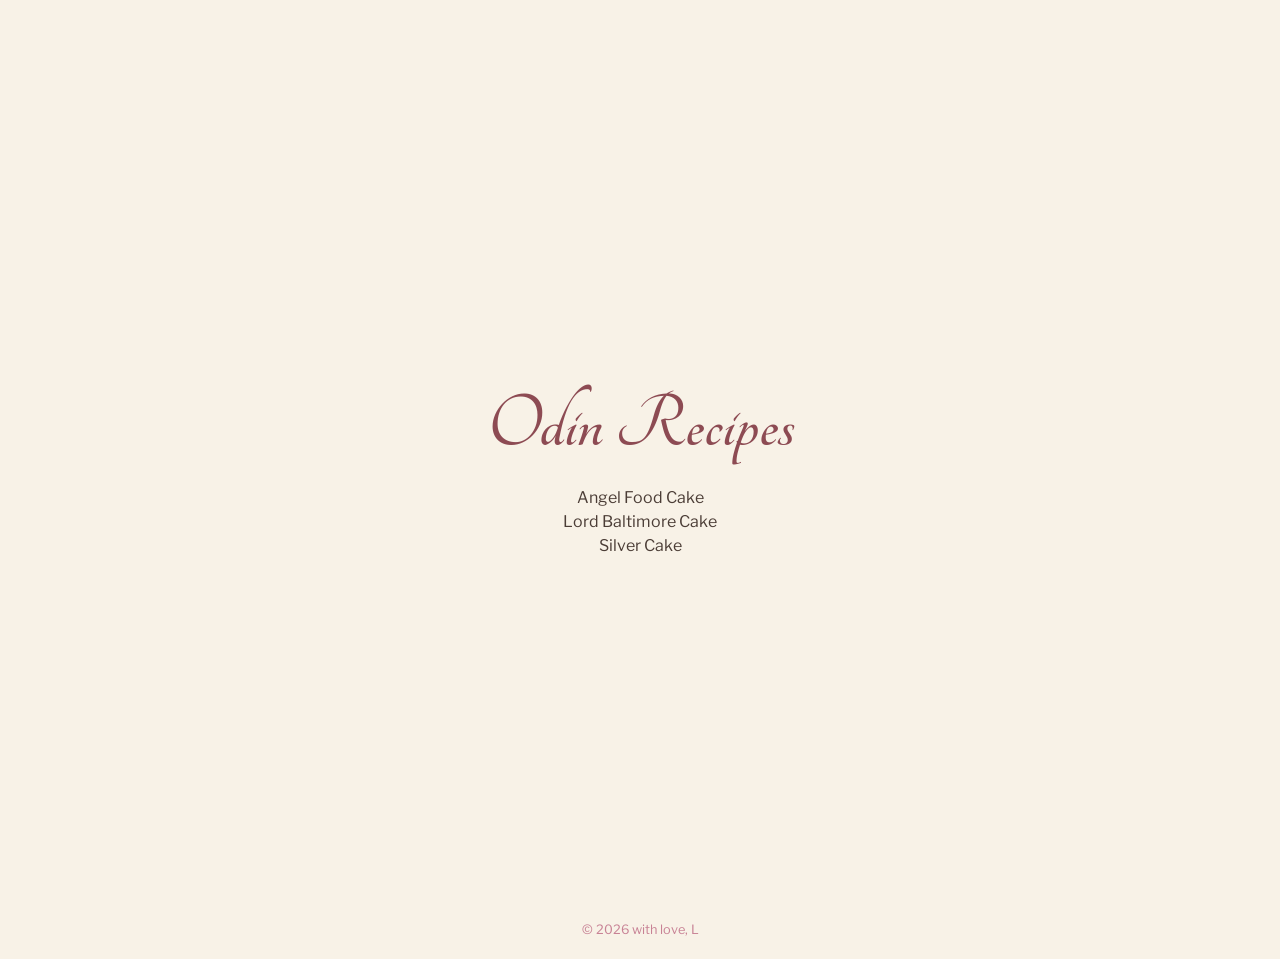
<file: index.html>
<!DOCTYPE html>
<html lang="en">
<head>
    <meta charset="UTF-8">
    <meta name="viewport" content="width=device-width, initial-scale=1.0">
    <title>Odin Recipes</title>
    <link rel="stylesheet" href="styles.css">
    <link rel="preconnect" href="https://fonts.googleapis.com">
    <link rel="preconnect" href="https://fonts.gstatic.com" crossorigin>
    <link href="https://fonts.googleapis.com/css2?family=Libre+Franklin:ital,wght@0,100..900;1,100..900&family=Tangerine:wght@400;700&display=swap" rel="stylesheet"></head>
<body>
    <main>
        <div class="container">
            <h1>Odin Recipes</h1>
            <div class="recipe-list">
                <ul>
                    <li><a href="recipes/angelfoodcake.html">Angel Food Cake</a></li>
                    <li><a href="recipes/lordbaltimorecake.html">Lord Baltimore Cake</a></li>
                    <li><a href="recipes/silvercake.html">Silver Cake</a></li>
                </ul>
            </div>
        </div>
    </main>
    <footer class="footer">
        © 2026 with love, L
    </footer>
</body>
</html>
</file>
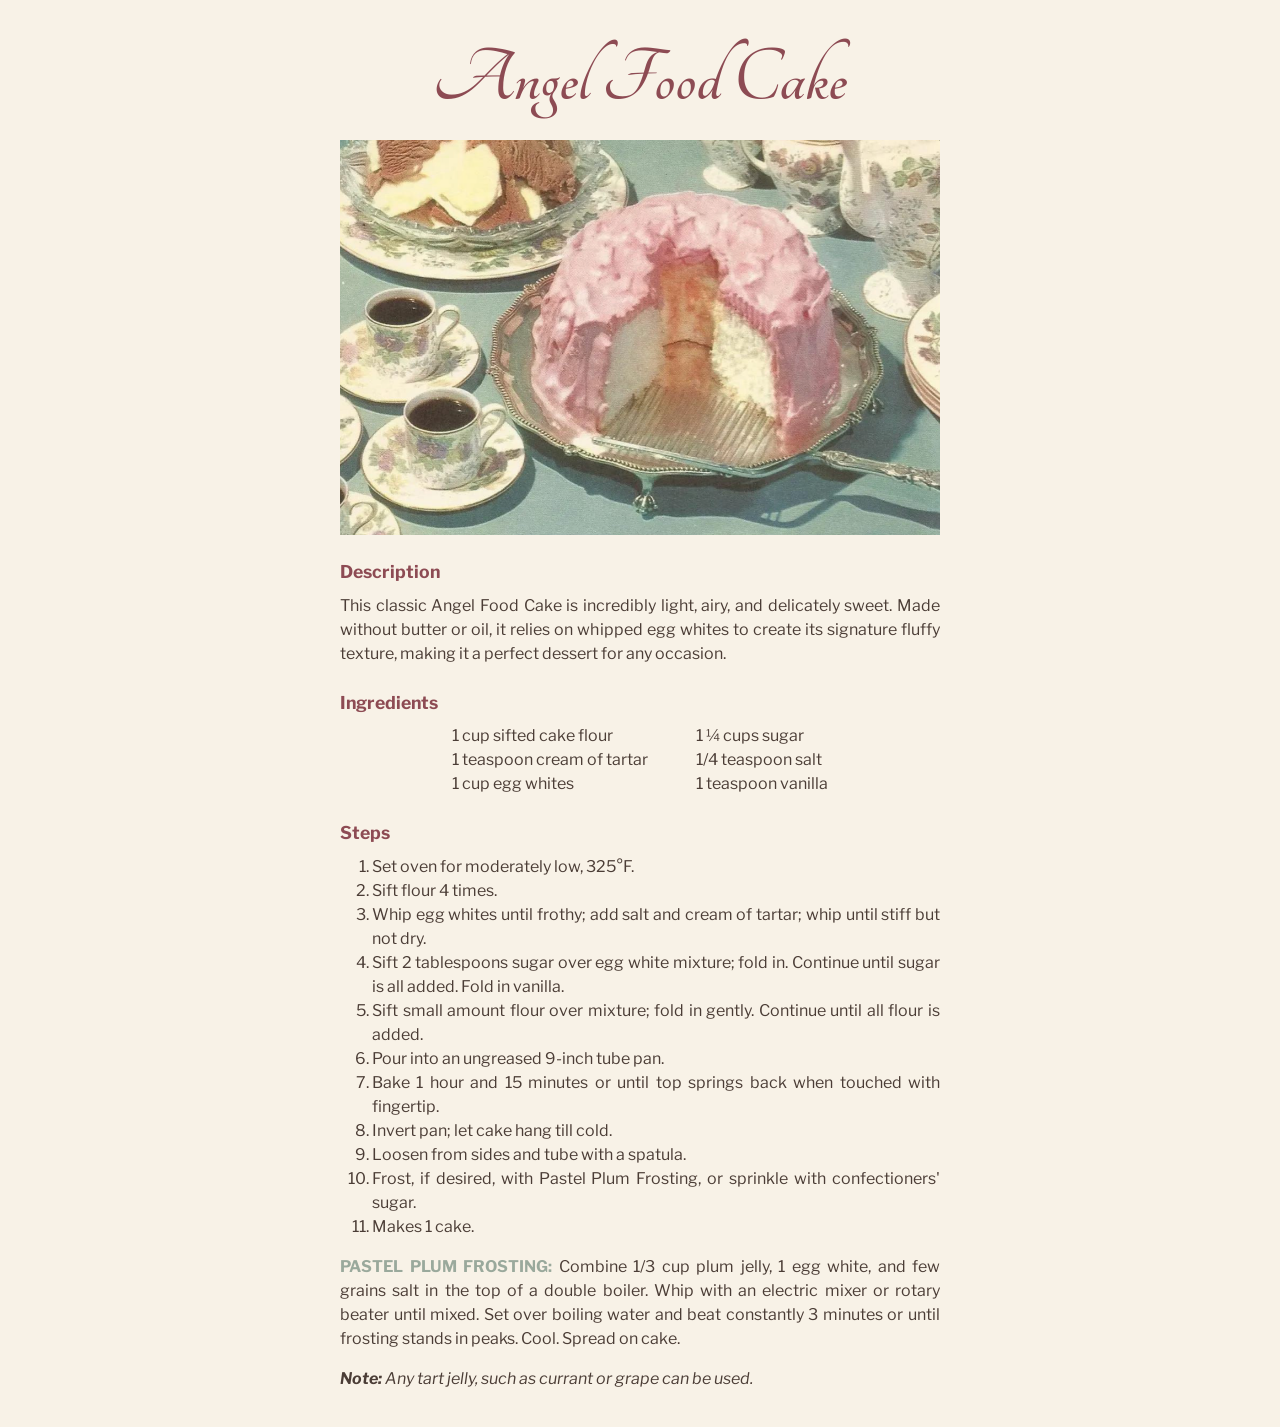
<file: recipes/angelfoodcake.html>
<!DOCTYPE html>
<html lang="en">
<head>
    <meta charset="UTF-8">
    <meta name="viewport" content="width=device-width, initial-scale=1.0">
    <title>Angel Food Cake Recipe</title>
    <link rel="stylesheet" href="../styles.css">
    <link rel="preconnect" href="https://fonts.googleapis.com">
    <link rel="preconnect" href="https://fonts.gstatic.com" crossorigin>
    <link href="https://fonts.googleapis.com/css2?family=Libre+Franklin:ital,wght@0,100..900;1,100..900&family=Tangerine:wght@400;700&display=swap" rel="stylesheet"></head>

</head>
<body>
    <main>
        <div class="container">
            <h1>Angel Food Cake</h1>
            <img src="../images/angelfoodcake.png" alt="Angel Food Cake" width="300">
            <h2>Description</h2>
            <p>This classic Angel Food Cake is incredibly light, airy, and delicately sweet. Made without butter or oil, it relies on whipped egg whites to create its signature fluffy texture, making it a perfect dessert for any occasion.</p>
            <h2>Ingredients</h2>
            <div class="ingredients">
                <ul>
                    <li>1 cup sifted cake flour</li>
                    <li>1 teaspoon cream of tartar</li>
                    <li>1 cup egg whites</li>
                </ul>
                <ul>
                    <li>1 ¼ cups sugar</li>
                    <li>1/4 teaspoon salt</li>
                    <li>1 teaspoon vanilla</li>
                </ul>
            </div>
            <h2>Steps</h2>
            <div class="steps">
                <ol>
                    <li>Set oven for moderately low, 325°F.</li>
                    <li>Sift flour 4 times.</li>
                    <li>Whip egg whites until frothy; add salt and cream of tartar; whip until stiff but not dry.</li>
                    <li>Sift 2 tablespoons sugar over egg white mixture; fold in. Continue until sugar is all added. Fold in vanilla.</li>
                    <li>Sift small amount flour over mixture; fold in gently. Continue until all flour is added.</li>
                    <li>Pour into an ungreased 9-inch tube pan.</li>
                    <li>Bake 1 hour and 15 minutes or until top springs back when touched with fingertip.</li>
                    <li>Invert pan; let cake hang till cold.</li>
                    <li>Loosen from sides and tube with a spatula.</li>
                    <li>Frost, if desired, with Pastel Plum Frosting, or sprinkle with confectioners' sugar.</li>
                    <li>Makes 1 cake.</li>
                </ol>                
                <p><span>PASTEL PLUM FROSTING:</span> Combine 1/3 cup plum jelly, 1 egg white, and few grains salt in the top of a double boiler. Whip with an electric mixer or rotary beater until mixed. Set over boiling water and beat constantly 3 minutes or until frosting stands in peaks. Cool. Spread on cake.</p>
                <p><i><b>Note:</b> Any tart jelly, such as currant or grape can be used.</i></p>
            </div>
        </div>
    </main>
</body>
</html>
</file>
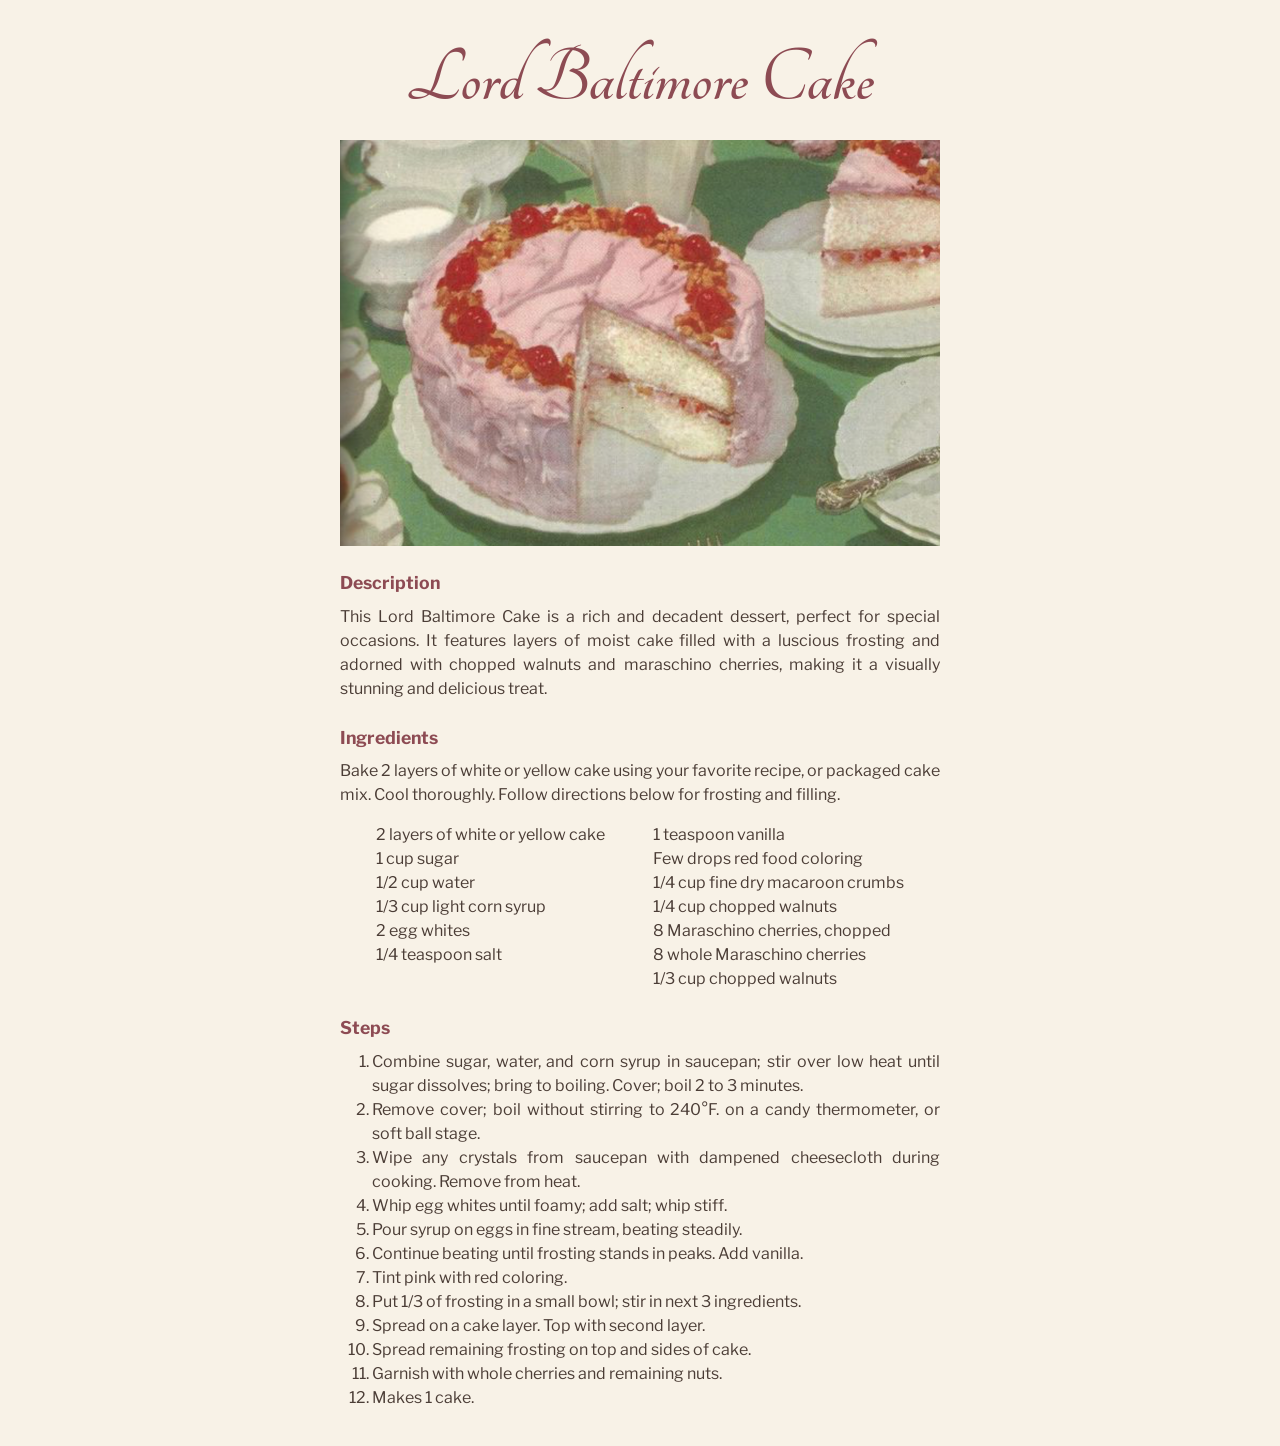
<file: recipes/lordbaltimorecake.html>
<!DOCTYPE html>
<html lang="en">
<head>
    <meta charset="UTF-8">
    <meta name="viewport" content="width=device-width, initial-scale=1.0">
    <title>Lord Baltimore Cake</title>
    <link rel="stylesheet" href="../styles.css">
    <link rel="preconnect" href="https://fonts.googleapis.com">
    <link rel="preconnect" href="https://fonts.gstatic.com" crossorigin>
    <link href="https://fonts.googleapis.com/css2?family=Libre+Franklin:ital,wght@0,100..900;1,100..900&family=Tangerine:wght@400;700&display=swap" rel="stylesheet"></head>
</head>
<body>
    <main>
        <div class="container">
            <h1>Lord Baltimore Cake</h1>
            <img src="../images/lordbaltimorecake.png" alt="Lord Baltimore Cake" width="300">
            <h2>Description</h2>
            <p>This Lord Baltimore Cake is a rich and decadent dessert, perfect for special occasions. It features layers of moist cake filled with a luscious frosting and adorned with chopped walnuts and maraschino cherries, making it a visually stunning and delicious treat.</p>
            <h2>Ingredients</h2>
            <p>Bake 2 layers of white or yellow cake using your favorite recipe, or packaged cake mix. Cool thoroughly. Follow directions below for frosting and filling.</p>
            <div class="ingredients">
                <ul>
                    <li>2 layers of white or yellow cake</li>
                    <li>1 cup sugar</li>
                    <li>1/2 cup water</li>
                    <li>1/3 cup light corn syrup</li>
                    <li>2 egg whites</li>
                    <li>1/4 teaspoon salt</li>
                </ul>
                <ul>
                    <li>1 teaspoon vanilla</li>
                    <li>Few drops red food coloring</li>        
                    <li>1/4 cup fine dry macaroon crumbs</li>
                    <li>1/4 cup chopped walnuts</li>
                    <li>8 Maraschino cherries, chopped</li>
                    <li>8 whole Maraschino cherries</li>
                    <li>1/3 cup chopped walnuts</li>
                </ul>
            </div>
            <h2>Steps</h2>
            <div class="steps">
                <ol>
                    <li>Combine sugar, water, and corn syrup in saucepan; stir over low heat until sugar dissolves; bring to boiling. Cover; boil 2 to 3 minutes.</li>
                    <li>Remove cover; boil without stirring to 240°F. on a candy thermometer, or soft ball stage.</li>
                    <li>Wipe any crystals from saucepan with dampened cheesecloth during cooking. Remove from heat.</li>
                    <li>Whip egg whites until foamy; add salt; whip stiff.</li>
                    <li>Pour syrup on eggs in fine stream, beating steadily.</li>
                    <li>Continue beating until frosting stands in peaks. Add vanilla.</li>
                    <li>Tint pink with red coloring.</li>
                    <li>Put 1/3 of frosting in a small bowl; stir in next 3 ingredients.</li>
                    <li>Spread on a cake layer. Top with second layer.</li>
                    <li>Spread remaining frosting on top and sides of cake.</li>
                    <li>Garnish with whole cherries and remaining nuts.</li>
                    <li>Makes 1 cake.</li>
                </ol>
            </div>
        </div>
    </main>
</body>
</html>
</file>
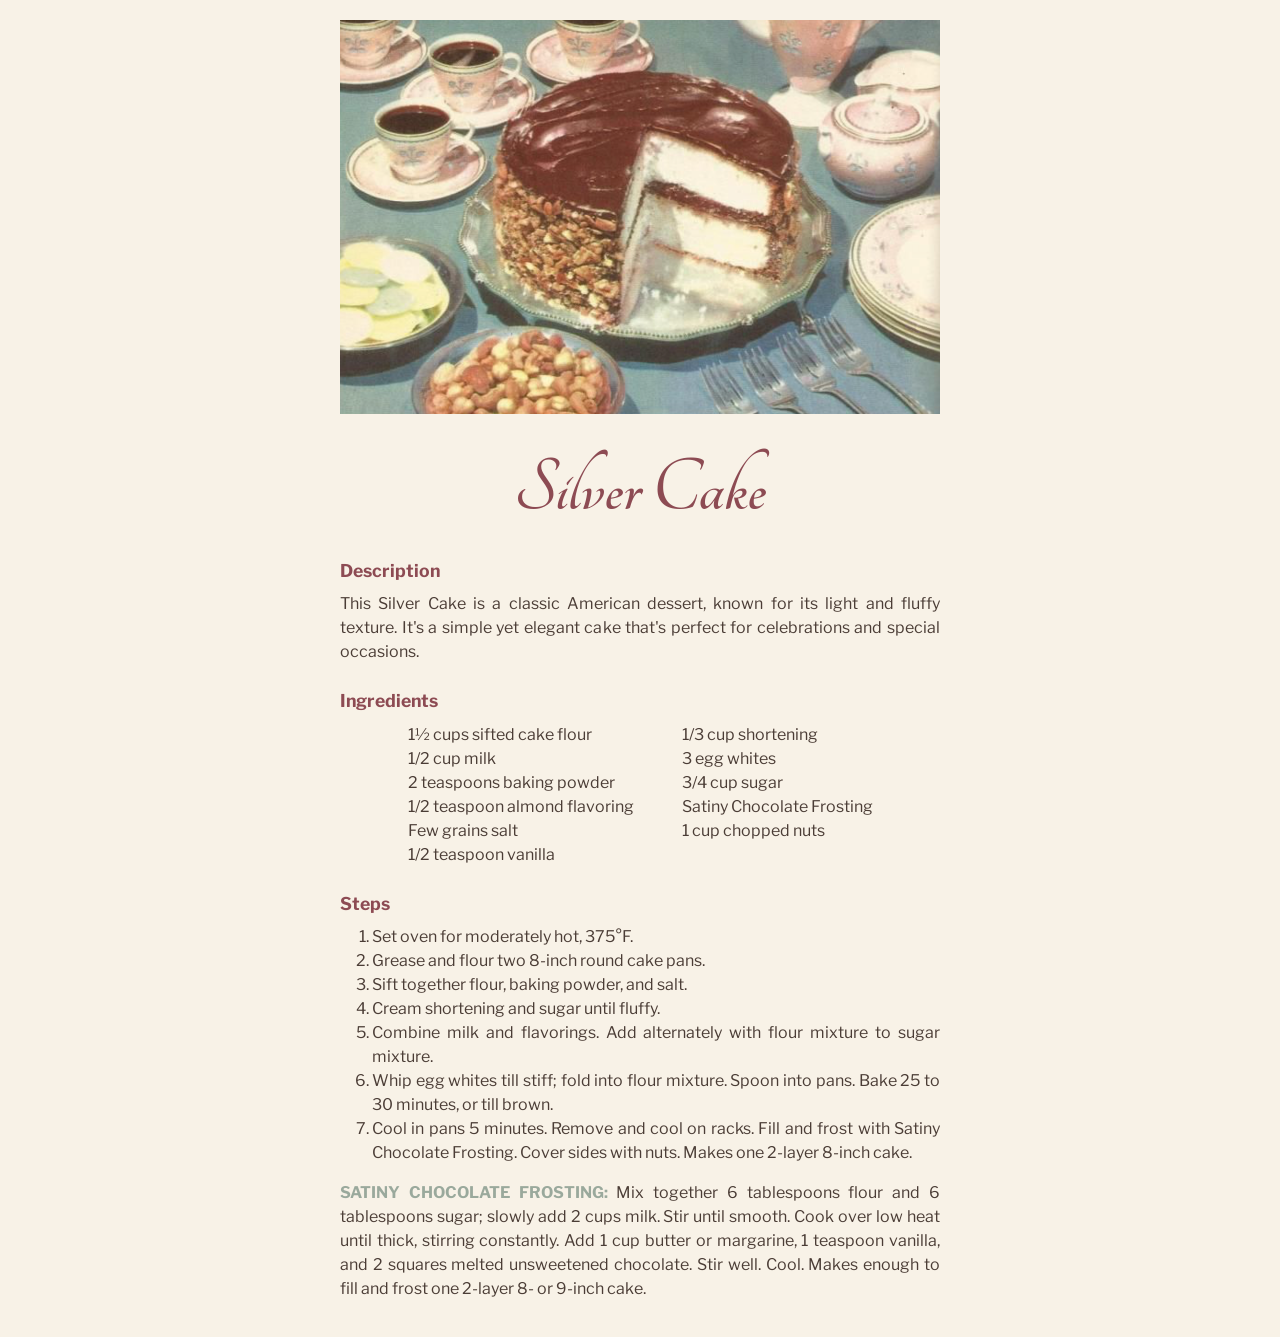
<file: recipes/silvercake.html>
<!DOCTYPE html>
<html lang="en">
<head>
    <meta charset="UTF-8">
    <meta name="viewport" content="width=device-width, initial-scale=1.0">
    <title>Silver Cake Recipe</title>
    <link rel="stylesheet" href="../styles.css">
    <link rel="preconnect" href="https://fonts.googleapis.com">
    <link rel="preconnect" href="https://fonts.gstatic.com" crossorigin>
    <link href="https://fonts.googleapis.com/css2?family=Libre+Franklin:ital,wght@0,100..900;1,100..900&family=Tangerine:wght@400;700&display=swap" rel="stylesheet"></head>

</head>
<body>
    <main>
        <div class="container">
            <img src="../images/silvercake.png" alt="Silver Cake">
            <h1>Silver Cake</h1>
            <h2>Description</h2>
            <p>This Silver Cake is a classic American dessert, known for its light and fluffy texture. It's a simple yet elegant cake that's perfect for celebrations and special occasions.</p>
            <h2>Ingredients</h2>
            <div class="ingredients">
                <ul>
                    <li>1½ cups sifted cake flour</li>
                    <li>1/2 cup milk</li>
                    <li>2 teaspoons baking powder</li>
                    <li>1/2 teaspoon almond flavoring</li>
                    <li>Few grains salt</li>
                    <li>1/2 teaspoon vanilla</li>
                </ul>
                <ul>
                    <li>1/3 cup shortening</li>
                    <li>3 egg whites</li>
                    <li>3/4 cup sugar</li>
                    <li>Satiny Chocolate Frosting</li>
                    <li>1 cup chopped nuts</li>
                </ul>
            </div>
            <h2>Steps</h2>
            <div class="steps">
                <ol>
                    <li>Set oven for moderately hot, 375°F.</li>
                    <li>Grease and flour two 8-inch round cake pans.</li>
                    <li>Sift together flour, baking powder, and salt.</li>
                    <li>Cream shortening and sugar until fluffy.</li>
                    <li>Combine milk and flavorings. Add alternately with flour mixture to sugar mixture.</li>
                    <li>Whip egg whites till stiff; fold into flour mixture. Spoon into pans. Bake 25 to 30 minutes, or till brown.</li>
                    <li>Cool in pans 5 minutes. Remove and cool on racks. Fill and frost with Satiny Chocolate Frosting. Cover sides with nuts. Makes one 2-layer 8-inch cake.</li>
                </ol>
                <p><span>SATINY CHOCOLATE FROSTING:</span> Mix together 6 tablespoons flour and 6 tablespoons sugar; slowly add 2 cups milk. Stir until smooth.
                Cook over low heat until thick, stirring constantly. Add 1 cup butter or margarine, 1 teaspoon vanilla, and 2 squares melted unsweetened chocolate. Stir well. Cool. Makes enough to fill and frost one
                2-layer 8- or 9-inch cake.</p>
            </div>
        </div>
    </main>
</body>
</html>
</file>
<file: styles.css>
:root {
    --bg-color: #F8F2E7;
    --primary: #8D4B53;
    --text-color: #4B3D36;
    --highlight: #C88295;
    --secondary: #9AA99C;
}

* {
    margin: 0;
    padding: 0;
    box-sizing: border-box;
}

body {
    font-family: "Libre Franklin", sans-serif;
    line-height: 1.5;
    background-color: var(--bg-color);
    color: var(--text-color);
    padding: 20px;
}

main {
    display: flex;
    justify-content: center;

}

.container {
    display: flex;
    flex-direction: column;
    min-height: 100vh;
    max-width: 600px;
    justify-content: center;
}

h1 {
    color: var(--primary);
    font-size: 5rem;
    font-family: "Tangerine", cursive;
    text-align: center;
}

h2 {
    color: var(--primary);
    font-size: 1.1rem;
    margin-top: 0.5rem;
    margin-bottom: 0.5rem;
}

p {
    text-align: justify;
    margin-bottom: 1rem;
}

a {
    color: var(--text-color);
    text-decoration: none;
}

a:hover, a:active {
    color: var(--highlight)
}

ul {
    list-style: none;
    margin-bottom: 1rem;
}

ol {
    margin-bottom: 1rem;
    padding-left: 2rem;
    margin-left: 0;
}

.recipe-list {
    text-align: center;
}

.ingredients {
    display: flex;
    gap: 3rem;
    justify-content: center;;
}

.steps {
    text-align: justify;
}

span {
    color: #9AA99C;
    font-weight: bold;
}

img {
    width: 100%;
    margin-bottom: 1rem;
}

.footer {
    text-align: center;
    font-size: 0.8rem;
    color: var(--highlight)
}

@media (max-width: 480px) {
    h1 {
        font-size: 3.5rem;
    }

    h2 {
        font-size: 0.9rem;
    }

    p, li {
        font-size: 0.9rem;
    }
}
</file>
